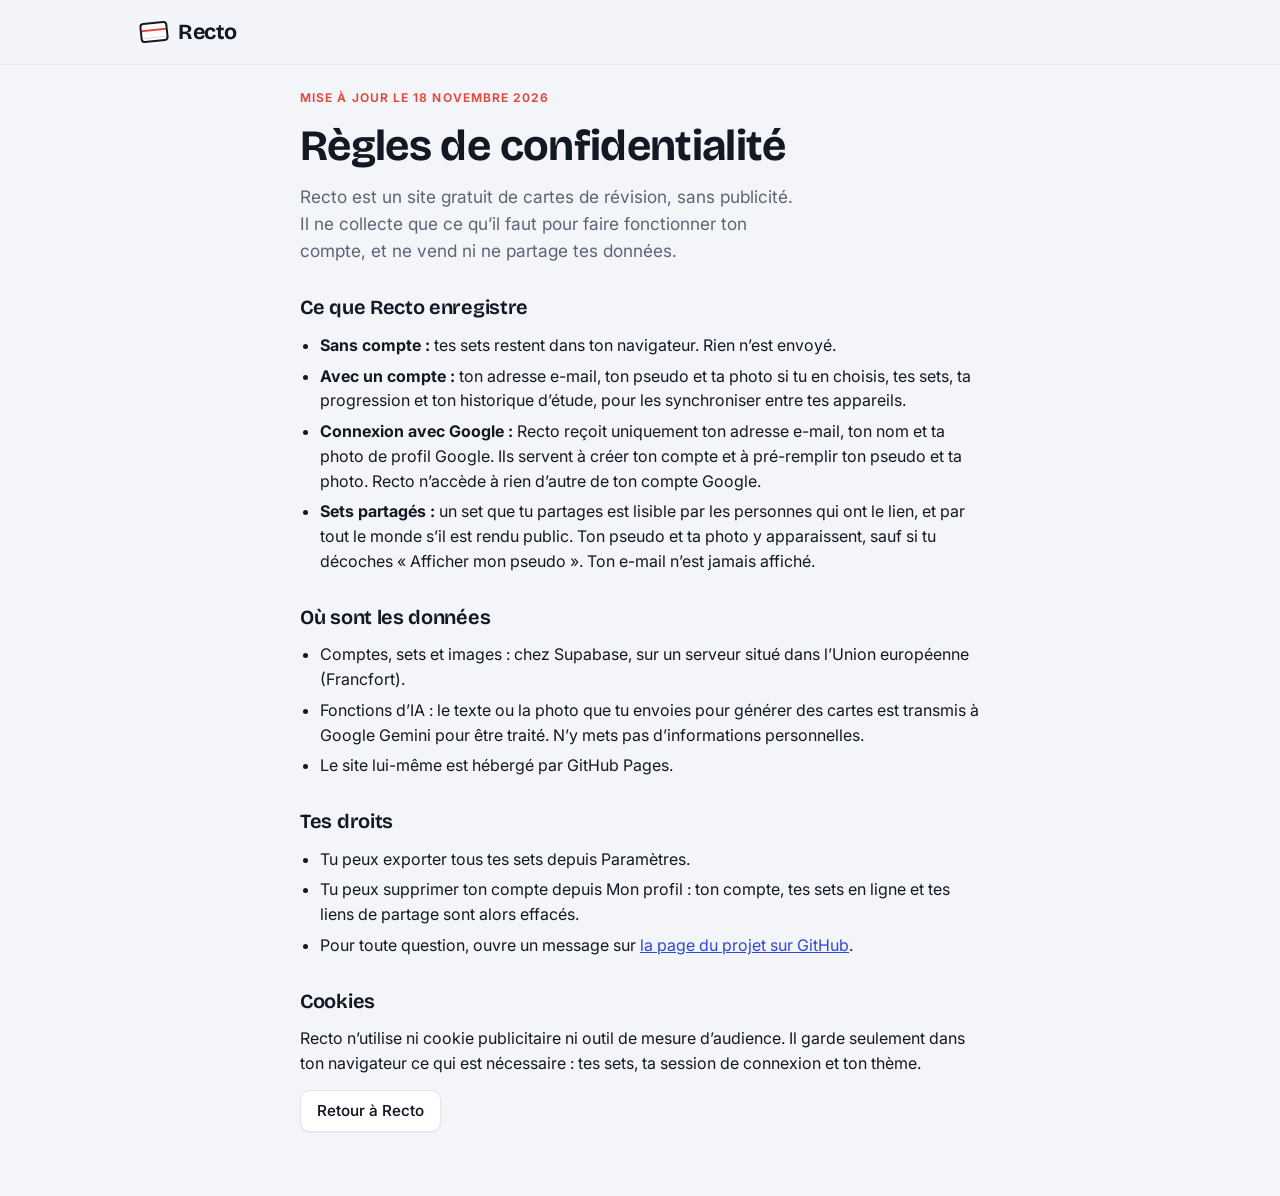
<file: confidentialite.html>
<!doctype html>
<html lang="fr">
<head>
  <meta charset="utf-8">
  <meta name="viewport" content="width=device-width,initial-scale=1,viewport-fit=cover">
  <title>Confidentialité · Recto</title>
  <link rel="stylesheet" href="https://fonts.googleapis.com/css2?family=Bricolage+Grotesque:opsz,wght@12..96,500..700&family=Inter:wght@400;500;600&display=swap">
  <link rel="stylesheet" href="style.css?v=18">
  <style>
    .legal { max-width: 720px; display: flex; flex-direction: column; gap: 14px; }
    .legal h2 { margin-top: 18px; }
    .legal ul { margin: 0; padding-left: 20px; display: flex; flex-direction: column; gap: 6px; }
  </style>
</head>
<body>
  <header class="topbar"><div class="bar"><a class="brand" href="./"><span class="brand-mark" aria-hidden="true"></span>Recto</a></div></header>
  <main class="legal">
    <p class="eyebrow">Mise à jour le 18 novembre 2026</p>
    <h1>Règles de confidentialité</h1>
    <p class="lead">Recto est un site gratuit de cartes de révision, sans publicité. Il ne collecte que ce qu’il faut pour faire fonctionner ton compte, et ne vend ni ne partage tes données.</p>

    <h2>Ce que Recto enregistre</h2>
    <ul>
      <li><strong>Sans compte :</strong> tes sets restent dans ton navigateur. Rien n’est envoyé.</li>
      <li><strong>Avec un compte :</strong> ton adresse e-mail, ton pseudo et ta photo si tu en choisis, tes sets, ta progression et ton historique d’étude, pour les synchroniser entre tes appareils.</li>
      <li><strong>Connexion avec Google :</strong> Recto reçoit uniquement ton adresse e-mail, ton nom et ta photo de profil Google. Ils servent à créer ton compte et à pré-remplir ton pseudo et ta photo. Recto n’accède à rien d’autre de ton compte Google.</li>
      <li><strong>Sets partagés :</strong> un set que tu partages est lisible par les personnes qui ont le lien, et par tout le monde s’il est rendu public. Ton pseudo et ta photo y apparaissent, sauf si tu décoches « Afficher mon pseudo ». Ton e-mail n’est jamais affiché.</li>
    </ul>

    <h2>Où sont les données</h2>
    <ul>
      <li>Comptes, sets et images : chez Supabase, sur un serveur situé dans l’Union européenne (Francfort).</li>
      <li>Fonctions d’IA : le texte ou la photo que tu envoies pour générer des cartes est transmis à Google Gemini pour être traité. N’y mets pas d’informations personnelles.</li>
      <li>Le site lui-même est hébergé par GitHub Pages.</li>
    </ul>

    <h2>Tes droits</h2>
    <ul>
      <li>Tu peux exporter tous tes sets depuis Paramètres.</li>
      <li>Tu peux supprimer ton compte depuis Mon profil : ton compte, tes sets en ligne et tes liens de partage sont alors effacés.</li>
      <li>Pour toute question, ouvre un message sur <a href="https://github.com/WavyLlama/recto/issues">la page du projet sur GitHub</a>.</li>
    </ul>

    <h2>Cookies</h2>
    <p>Recto n’utilise ni cookie publicitaire ni outil de mesure d’audience. Il garde seulement dans ton navigateur ce qui est nécessaire : tes sets, ta session de connexion et ton thème.</p>

    <p><a class="btn" href="./">Retour à Recto</a></p>
  </main>
</body>
</html>
</file>
<file: style.css>
/* Layout: sticky top bar; home and deck pages use a 1040px column, study screens a focused 760px one.
   Motif: the ruled index card (fiche bristol) with its red header line. */
:root {
  --bg: #f3f5f9;
  --surface: #ffffff;
  --surface-2: #f8f9fc;
  --ink: #141824;
  --muted: #5d6475;
  --line: #e2e6ee;
  --accent: #3048d6;
  --accent-ink: #ffffff;
  --accent-soft: #eaeefe;
  --margin: #e0483e;
  --rule: #d4e0f3;
  --ok: #1f8a4c;
  --ok-soft: #e5f4ea;
  --warn: #d98613;
  --ko: #c23a31;
  --ko-soft: #fcebea;
  --t0: #3048d6; --t1: #e0483e; --t2: #1f9d6b; --t3: #e08a1e; --t4: #8a4fd8; --t5: #0f97b5;
  --shadow-sm: 0 1px 2px rgb(20 24 36 / 6%);
  --shadow: 0 1px 2px rgb(20 24 36 / 5%), 0 10px 30px -10px rgb(20 24 36 / 16%);
  --font-display: "Bricolage Grotesque", "Avenir Next", system-ui, sans-serif;
  --font-body: Inter, system-ui, -apple-system, "Segoe UI", sans-serif;
  --radius: 14px;
  color-scheme: light;
}
@media (prefers-color-scheme: dark) {
  :root:not([data-theme="light"]) {
    --bg: #0f1116; --surface: #181b22; --surface-2: #1d2029; --ink: #e9ebf0; --muted: #9aa1b0; --line: #2a2f3a;
    --accent: #8ea6ff; --accent-ink: #0d1020; --accent-soft: #222a45; --margin: #ef6b62; --rule: #283350;
    --ok: #63cf87; --ok-soft: #16301f; --warn: #f2b25a; --ko: #f08a84; --ko-soft: #3a1c1b;
    --t0: #8ea6ff; --t1: #f07a72; --t2: #4fd19b; --t3: #f2b25a; --t4: #b88cf5; --t5: #4cc9e4;
    --shadow-sm: 0 1px 2px rgb(0 0 0 / 40%);
    --shadow: 0 1px 2px rgb(0 0 0 / 40%), 0 12px 30px -12px rgb(0 0 0 / 60%);
    color-scheme: dark;
  }
}
:root[data-theme="dark"] {
  --bg: #0f1116; --surface: #181b22; --surface-2: #1d2029; --ink: #e9ebf0; --muted: #9aa1b0; --line: #2a2f3a;
  --accent: #8ea6ff; --accent-ink: #0d1020; --accent-soft: #222a45; --margin: #ef6b62; --rule: #283350;
  --ok: #63cf87; --ok-soft: #16301f; --warn: #f2b25a; --ko: #f08a84; --ko-soft: #3a1c1b;
  --t0: #8ea6ff; --t1: #f07a72; --t2: #4fd19b; --t3: #f2b25a; --t4: #b88cf5; --t5: #4cc9e4;
  --shadow-sm: 0 1px 2px rgb(0 0 0 / 40%);
  --shadow: 0 1px 2px rgb(0 0 0 / 40%), 0 12px 30px -12px rgb(0 0 0 / 60%);
  color-scheme: dark;
}

*, *::before, *::after { box-sizing: border-box; }
html { -webkit-text-size-adjust: 100%; }
body {
  margin: 0; min-height: 100vh; display: flex; flex-direction: column;
  background: var(--bg); color: var(--ink);
  font: 16px/1.55 var(--font-body);
  padding-bottom: env(safe-area-inset-bottom, 0px);
}
h1, h2, h3 { font-family: var(--font-display); line-height: 1.12; text-wrap: balance; margin: 0; letter-spacing: -0.015em; }
h1 { font-size: clamp(1.8rem, 4.2vw, 2.7rem); font-weight: 700; }
h2 { font-size: 1.25rem; font-weight: 650; }
p { margin: 0; }
a { color: var(--accent); }
.muted { color: var(--muted); }
.small { font-size: 0.875rem; }
.sr { position: absolute; width: 1px; height: 1px; overflow: hidden; clip: rect(0 0 0 0); white-space: nowrap; }
[hidden] { display: none !important; }
:focus-visible { outline: 2px solid var(--accent); outline-offset: 2px; }
kbd { font: 600 0.72rem/1 var(--font-body); border: 1px solid var(--line); border-bottom-width: 2px; border-radius: 5px; padding: 3px 6px; color: var(--muted); background: var(--surface); }
.ic { flex: none; }

/* ---------- top bar */
.topbar {
  position: sticky; top: 0; z-index: 20;
  padding-top: env(safe-area-inset-top, 0px);
  background: color-mix(in srgb, var(--bg) 82%, transparent);
  backdrop-filter: saturate(1.4) blur(12px); -webkit-backdrop-filter: saturate(1.4) blur(12px);
  border-bottom: 1px solid var(--line);
}
.bar, main, .foot {
  width: 100%; max-width: 1040px; margin: 0 auto;
  padding-left: max(20px, env(safe-area-inset-left, 0px));
  padding-right: max(20px, env(safe-area-inset-right, 0px));
}
.bar { display: flex; align-items: center; gap: 20px; height: 64px; }
.brand { display: flex; align-items: center; gap: 10px; font: 700 1.35rem var(--font-display); color: var(--ink); text-decoration: none; letter-spacing: -0.02em; }
.brand-mark {
  width: 28px; height: 20px; border-radius: 4px; border: 2px solid var(--ink); transform: rotate(-6deg);
  background: linear-gradient(var(--margin), var(--margin)) 0 5px / 100% 2px no-repeat,
    repeating-linear-gradient(transparent 0 4px, var(--rule) 4px 5px) 0 9px / 100% 100% no-repeat, var(--surface);
}
.nav { display: flex; gap: 4px; margin-right: auto; }
.nav a { padding: 7px 12px; border-radius: 999px; color: var(--muted); text-decoration: none; font-weight: 500; font-size: 0.95rem; }
.nav a:hover { color: var(--ink); background: var(--surface); }
.nav a[aria-current="page"] { color: var(--ink); background: var(--surface); box-shadow: var(--shadow-sm); }
.sync { font-size: 0.85rem; font-weight: 500; text-decoration: none; color: var(--muted); border: 1px solid var(--line); background: var(--surface); border-radius: 999px; padding: 6px 12px; display: inline-flex; align-items: center; gap: 8px; white-space: nowrap; }
.sync::before { content: ""; width: 8px; height: 8px; border-radius: 50%; background: var(--line); }
.sync[data-state="idle"]::before { background: var(--ok); box-shadow: 0 0 0 3px var(--ok-soft); }
.sync[data-state="syncing"]::before, .sync[data-state="loading"]::before { background: var(--accent); }
.sync[data-state="error"]::before { background: var(--ko); }
.sync[data-state="signedout"] { color: var(--accent); border-color: var(--accent); }
@media (max-width: 560px) {
  .bar { gap: 10px; }
  .nav a[data-nav="home"] { display: none; }
}

main { flex: 1; display: flex; flex-direction: column; gap: 22px; padding-block: 24px 64px; max-width: 760px; }
main.wide { max-width: 1040px; gap: 28px; }
.foot { padding-block: 24px 32px; color: var(--muted); font-size: 0.85rem; text-align: center; border-top: 1px solid var(--line); max-width: none; }

/* ---------- buttons */
.btn {
  display: inline-flex; align-items: center; justify-content: center; gap: 8px;
  min-height: 42px; padding: 8px 16px; border-radius: 10px;
  border: 1px solid var(--line); background: var(--surface); color: var(--ink);
  font: 550 0.95rem var(--font-body); text-decoration: none; cursor: pointer;
  box-shadow: var(--shadow-sm); transition: border-color 0.15s, transform 0.15s, filter 0.15s;
}
.btn:hover:not(:disabled) { border-color: color-mix(in srgb, var(--ink) 30%, var(--line)); }
.btn:active:not(:disabled) { transform: translateY(1px); }
.btn:disabled { opacity: 0.4; cursor: default; }
.btn.primary { background: var(--accent); border-color: var(--accent); color: var(--accent-ink); }
.btn.primary:hover:not(:disabled) { filter: brightness(1.08); border-color: var(--accent); }
.btn.ghost { background: transparent; border-color: transparent; color: var(--muted); box-shadow: none; }
.btn.ghost:hover { color: var(--ink); background: var(--surface); }
.btn.danger { background: var(--ko); border-color: var(--ko); color: #fff; }
.btn.lg { min-height: 50px; padding: 10px 22px; font-size: 1rem; border-radius: 12px; }
.btn.round { width: 46px; padding: 0; }
.btn.wide { width: 100%; }
.actions { display: flex; flex-wrap: wrap; gap: 10px; align-items: center; }

.back-link { display: inline-flex; align-items: center; gap: 4px; color: var(--muted); text-decoration: none; font-size: 0.92rem; font-weight: 500; align-self: flex-start; margin-left: -4px; }
.back-link:hover { color: var(--ink); }
.eyebrow { font-size: 0.75rem; font-weight: 650; letter-spacing: 0.09em; text-transform: uppercase; color: var(--margin); }
.row-head { display: flex; align-items: center; justify-content: space-between; gap: 12px; flex-wrap: wrap; }
.row-head h2 { display: flex; align-items: center; gap: 10px; }
.pill { font: 600 0.8rem var(--font-body); color: var(--muted); background: var(--surface); border: 1px solid var(--line); border-radius: 999px; padding: 1px 9px; letter-spacing: 0; }
.empty { color: var(--muted); padding: 28px; border: 1.5px dashed var(--line); border-radius: var(--radius); text-align: center; background: var(--surface-2); }

/* ---------- home */
.hero {
  display: grid; grid-template-columns: minmax(0, 1.35fr) minmax(0, 1fr); gap: 32px; align-items: center;
  padding: clamp(24px, 5vw, 48px); border-radius: 22px; background: var(--surface); box-shadow: var(--shadow);
  background-image: radial-gradient(var(--line) 1px, transparent 1.2px); background-size: 20px 20px; background-position: -10px -10px;
  border: 1px solid var(--line); overflow: hidden;
}
.hero-text { display: flex; flex-direction: column; gap: 14px; min-width: 0; }
.lead { color: var(--muted); font-size: 1.08rem; max-width: 46ch; }
.hero .actions { margin-top: 8px; }
.stack { position: relative; height: 230px; }
.sheet {
  position: absolute; inset: 24px 8px 18px; border-radius: 8px; box-shadow: var(--shadow);
  background:
    linear-gradient(var(--margin), var(--margin)) 0 40px / 100% 2px no-repeat,
    repeating-linear-gradient(transparent 0 25px, var(--rule) 25px 26px) 0 42px / 100% calc(100% - 42px) no-repeat,
    var(--surface);
  border: 1px solid var(--line);
}
.sheet.s3 { transform: rotate(-9deg) translate(-14px, 8px); opacity: 0.7; }
.sheet.s2 { transform: rotate(5deg) translate(12px, -4px); opacity: 0.85; }
.sheet.s1 { transform: rotate(-2deg); display: flex; flex-direction: column; animation: settle 0.7s cubic-bezier(.2, .8, .2, 1) both; }
.sheet-label { height: 40px; padding: 12px 16px 0; font-size: 0.7rem; font-weight: 650; letter-spacing: 0.09em; text-transform: uppercase; color: var(--muted); }
.sheet-text { flex: 1; display: grid; place-items: center; padding: 8px 20px 16px; text-align: center; font: 650 clamp(1.2rem, 2.6vw, 1.7rem)/1.25 var(--font-display); overflow: hidden; overflow-wrap: anywhere; }
@keyframes settle { from { transform: rotate(-10deg) translateY(16px); } }
@media (prefers-reduced-motion: reduce) { .sheet.s1 { animation: none; } }
@media (max-width: 720px) {
  .hero { grid-template-columns: 1fr; }
  .stack { display: none; }
}

.stats { display: grid; grid-template-columns: repeat(3, minmax(0, 1fr)); gap: 14px; }
.stat { display: flex; flex-direction: column; gap: 2px; padding: 18px 20px; background: var(--surface); border: 1px solid var(--line); border-radius: var(--radius); }
.stat-num { font: 700 2rem/1.1 var(--font-display); font-variant-numeric: tabular-nums; }
.stat-num small { font-size: 1rem; color: var(--muted); font-weight: 600; }
.stat-label { color: var(--muted); font-size: 0.9rem; }
.stat:first-child .stat-num { color: var(--accent); }
@media (max-width: 480px) { .stats { gap: 8px; } .stat { padding: 14px; } .stat-num { font-size: 1.5rem; } .stat-label { font-size: 0.8rem; } }

.search { position: relative; display: flex; align-items: center; color: var(--muted); }
.search .ic { position: absolute; left: 12px; pointer-events: none; }
.search input { padding-left: 38px; width: min(260px, 60vw); border-radius: 999px; min-height: 40px; }

.decks { list-style: none; margin: 0; padding: 0; display: grid; grid-template-columns: repeat(auto-fill, minmax(250px, 1fr)); gap: 16px; }
.decks li { display: flex; }
.deck {
  --t: var(--t0);
  flex: 1; display: flex; flex-direction: column; gap: 10px; padding: 18px 18px 16px;
  background: var(--surface); border: 1px solid var(--line); border-top: 4px solid var(--t); border-radius: var(--radius);
  text-decoration: none; color: var(--ink); box-shadow: var(--shadow-sm);
  transition: transform 0.18s, box-shadow 0.18s, border-color 0.18s;
}
a.deck:hover { transform: translateY(-3px); box-shadow: var(--shadow); }
.deck-top { display: flex; align-items: flex-start; justify-content: space-between; gap: 10px; }
.deck-title { font: 650 1.12rem/1.25 var(--font-display); overflow-wrap: anywhere; }
.deck-meta { color: var(--muted); font-size: 0.85rem; margin-top: auto; }
.badge { flex: none; font-size: 0.75rem; font-weight: 650; color: var(--t); background: color-mix(in srgb, var(--t) 13%, var(--surface)); padding: 3px 9px; border-radius: 999px; white-space: nowrap; }
.deck-new { flex: 1; min-height: 140px; align-items: center; justify-content: center; flex-direction: row; gap: 8px; border: 1.5px dashed var(--line); background: transparent; box-shadow: none; color: var(--muted); font: 550 1rem var(--font-body); cursor: pointer; }
.deck-new:hover { color: var(--accent); border-color: var(--accent); background: var(--accent-soft); }
.c0 { --t: var(--t0); } .c1 { --t: var(--t1); } .c2 { --t: var(--t2); } .c3 { --t: var(--t3); } .c4 { --t: var(--t4); } .c5 { --t: var(--t5); }

.meter { --t: inherit; display: flex; height: 6px; border-radius: 99px; background: var(--line); overflow: hidden; }
.meter span { display: block; height: 100%; }
.m-done { background: var(--t, var(--accent)); }
.m-learn { background: color-mix(in srgb, var(--t, var(--accent)) 35%, transparent); }

.backup { display: flex; flex-wrap: wrap; align-items: center; justify-content: space-between; gap: 16px; padding: 20px 24px; background: var(--surface-2); border: 1px solid var(--line); border-radius: var(--radius); }
.backup > div:first-child { display: flex; flex-direction: column; gap: 4px; }
.backup h2 { font-size: 1.05rem; }

/* ---------- deck page */
.deck-hero {
  display: flex; flex-wrap: wrap; align-items: flex-end; justify-content: space-between; gap: 24px;
  padding: 28px clamp(20px, 4vw, 36px); background: var(--surface); border: 1px solid var(--line); border-radius: 22px; box-shadow: var(--shadow);
  border-left: 8px solid var(--t);
}
.deck-hero .eyebrow { color: var(--t); }
.deck-hero-text { display: flex; flex-direction: column; gap: 10px; min-width: 0; flex: 1 1 340px; }
.deck-hero h1 { overflow-wrap: anywhere; }
.deck-progress { display: flex; flex-direction: column; gap: 8px; max-width: 460px; margin-top: 4px; }
.deck-progress .meter { height: 8px; }
.deck-progress strong { color: var(--ink); }

.modes { display: grid; grid-template-columns: repeat(auto-fit, minmax(280px, 1fr)); gap: 14px; }
.mode {
  display: flex; align-items: center; gap: 16px; padding: 18px; min-width: 0;
  background: var(--surface); border: 1px solid var(--line); border-radius: var(--radius);
  text-decoration: none; color: var(--ink); box-shadow: var(--shadow-sm);
  transition: transform 0.18s, box-shadow 0.18s, border-color 0.18s;
}
.mode:hover { transform: translateY(-2px); box-shadow: var(--shadow); border-color: color-mix(in srgb, var(--accent) 40%, var(--line)); }
.mode-ic { flex: none; display: grid; place-items: center; width: 48px; height: 48px; border-radius: 12px; background: var(--accent-soft); color: var(--accent); }
.mode-ic .ic { width: 24px; height: 24px; }
.mode-text { display: flex; flex-direction: column; gap: 2px; min-width: 0; flex: 1; }
.mode-text strong { font: 650 1.1rem var(--font-display); }
.mode-text span { color: var(--muted); font-size: 0.9rem; }
.chev { color: var(--muted); transition: transform 0.18s; }
.mode:hover .chev { transform: translateX(3px); color: var(--accent); }

.legend { display: flex; align-items: center; gap: 6px; flex-wrap: wrap; }
.legend .dot { margin-left: 8px; }
.dot { display: inline-block; width: 9px; height: 9px; border-radius: 50%; flex: none; }
.dot.d-done { background: var(--ok); }
.dot.d-learn { background: var(--warn); }
.dot.d-new { background: var(--line); border: 1px solid color-mix(in srgb, var(--muted) 40%, var(--line)); }
.card-list { margin: 0; padding: 0; list-style: none; border: 1px solid var(--line); border-radius: var(--radius); background: var(--surface); overflow: hidden; }
.card-list li { display: grid; grid-template-columns: 9px minmax(0, 1fr) minmax(0, 2fr); gap: 18px; align-items: baseline; padding: 14px 20px; border-top: 1px solid var(--line); overflow-wrap: anywhere; }
.card-list li:first-child { border-top: 0; }
.card-list li:nth-child(even) { background: var(--surface-2); }
.cl-term { font-weight: 600; }
.cl-def { color: var(--muted); white-space: pre-wrap; }
.danger-zone { display: flex; flex-direction: column; gap: 10px; align-items: flex-start; }
@media (max-width: 560px) {
  .card-list li { grid-template-columns: 9px minmax(0, 1fr); gap: 4px 12px; }
  .card-list .cl-def { grid-column: 2; }
}

/* ---------- edit */
.edit-bar { display: flex; align-items: center; justify-content: space-between; gap: 12px; }
.edit-head { display: flex; flex-direction: column; gap: 6px; }
.field-label, .panel label { font-size: 0.85rem; font-weight: 600; color: var(--muted); }
input, textarea {
  width: 100%; font: inherit; color: var(--ink); background: var(--surface);
  border: 1px solid var(--line); border-radius: 10px; padding: 10px 12px;
  transition: border-color 0.15s, box-shadow 0.15s;
}
textarea { resize: vertical; }
input:focus, textarea:focus { outline: none; border-color: var(--accent); box-shadow: 0 0 0 4px var(--accent-soft); }
.title-input { font: 700 1.6rem var(--font-display); padding: 12px 14px; letter-spacing: -0.01em; }
.bulk { background: var(--surface); border: 1px solid var(--line); border-radius: var(--radius); padding: 14px 18px; }
.bulk summary { cursor: pointer; font-weight: 600; display: flex; align-items: center; gap: 10px; list-style: none; }
.bulk summary::-webkit-details-marker { display: none; }
.bulk summary .ic { color: var(--accent); }
.bulk[open] > * + * { margin-top: 12px; }
.edit-cols { display: grid; grid-template-columns: 28px minmax(0, 1fr) minmax(0, 1.6fr) 40px; gap: 10px; font-size: 0.75rem; font-weight: 650; letter-spacing: 0.08em; text-transform: uppercase; color: var(--muted); margin-bottom: -12px; }
.edit-list { list-style: none; margin: 0; padding: 0; display: flex; flex-direction: column; gap: 10px; }
.edit-list li { display: grid; grid-template-columns: 28px minmax(0, 1fr) minmax(0, 1.6fr) 40px; gap: 10px; align-items: start; }
.edit-list .num { color: var(--muted); font-size: 0.8rem; padding-top: 12px; text-align: right; font-variant-numeric: tabular-nums; }
.edit-list textarea { resize: none; overflow: hidden; min-height: 46px; }
.icon-btn { display: grid; place-items: center; width: 40px; height: 46px; border: 0; background: none; color: var(--muted); cursor: pointer; border-radius: 10px; }
.icon-btn:hover { color: var(--ko); background: var(--ko-soft); }
.add-card { display: flex; align-items: center; justify-content: center; gap: 8px; min-height: 56px; border: 1.5px dashed var(--line); border-radius: var(--radius); background: transparent; color: var(--muted); font: 550 1rem var(--font-body); cursor: pointer; }
.add-card:hover { color: var(--accent); border-color: var(--accent); background: var(--accent-soft); }
@media (max-width: 560px) {
  .edit-cols { display: none; }
  .edit-list li { grid-template-columns: minmax(0, 1fr) 40px; padding: 10px; background: var(--surface); border: 1px solid var(--line); border-radius: var(--radius); }
  .edit-list .num { display: none; }
  .edit-list li textarea:nth-of-type(2) { grid-column: 1; }
  .edit-list .icon-btn { grid-column: 2; grid-row: 1; }
}

/* ---------- study */
.study-head { display: flex; align-items: baseline; justify-content: space-between; gap: 12px; }
.mode-title { font-size: 1.6rem; }
.count { color: var(--muted); font-variant-numeric: tabular-nums; font-size: 0.95rem; font-weight: 500; }
.timer { font: 700 1.5rem var(--font-display); color: var(--ink); font-variant-numeric: tabular-nums; }
.hint { color: var(--muted); font-size: 0.85rem; text-align: center; }
@media (hover: none) { .hint { display: none; } }

.flash { display: block; width: 100%; height: clamp(240px, 46vw, 360px); padding: 0; border: 0; background: none; color: inherit; font: inherit; cursor: pointer; perspective: 1400px; text-align: center; }
.flash .inner { position: relative; display: block; width: 100%; height: 100%; transform-style: preserve-3d; transition: transform 0.5s cubic-bezier(.3, .7, .2, 1); }
.flash.flipped .inner { transform: rotateY(180deg); }
.face {
  position: absolute; inset: 0; display: flex; flex-direction: column; overflow: auto;
  backface-visibility: hidden; -webkit-backface-visibility: hidden;
  border-radius: 10px; box-shadow: var(--shadow); border: 1px solid var(--line);
  background:
    linear-gradient(var(--margin), var(--margin)) 0 48px / 100% 2px no-repeat,
    repeating-linear-gradient(to bottom, transparent 0 31px, var(--rule) 31px 32px) 0 50px / 100% calc(100% - 50px) no-repeat,
    var(--surface);
}
.face.back { transform: rotateY(180deg); }
.side-label { text-align: left; padding: 15px 22px 0; height: 48px; font-size: 0.72rem; font-weight: 650; letter-spacing: 0.09em; text-transform: uppercase; color: var(--muted); }
.face-text { flex: 1; display: flex; align-items: center; justify-content: center; padding: 16px 28px 28px; font: 650 clamp(1.3rem, 3.4vw, 2rem)/1.3 var(--font-display); overflow-wrap: anywhere; white-space: pre-wrap; }
.flash:hover .face { border-color: color-mix(in srgb, var(--accent) 35%, var(--line)); }
.flash.static { cursor: default; height: auto; min-height: 230px; display: flex; }
.flash.static .face { position: relative; flex: 1; }
.controls { display: flex; flex-wrap: wrap; justify-content: center; gap: 8px; }
@media (prefers-reduced-motion: reduce) { .flash .inner { transition: none; } }

.progress { height: 8px; border-radius: 99px; background: var(--line); overflow: hidden; }
.progress.thin { height: 4px; }
.progress span { display: block; height: 100%; background: var(--accent); border-radius: 99px; transition: width 0.3s; }
.question { display: flex; flex-direction: column; gap: 16px; padding: clamp(20px, 4vw, 32px); background: var(--surface); border: 1px solid var(--line); border-radius: var(--radius); box-shadow: var(--shadow); }
.q-label { font-size: 0.75rem; font-weight: 650; letter-spacing: 0.09em; text-transform: uppercase; color: var(--muted); }
.prompt { font: 650 clamp(1.3rem, 3vw, 1.75rem)/1.3 var(--font-display); overflow-wrap: anywhere; white-space: pre-wrap; }
.prompt.sm { font-size: 1.12rem; }
.options { display: grid; grid-template-columns: repeat(auto-fit, minmax(240px, 1fr)); gap: 10px; }
.option {
  display: flex; align-items: flex-start; gap: 12px; text-align: left; padding: 14px 16px; min-height: 58px;
  border: 1px solid var(--line); border-radius: 12px; background: var(--surface-2); color: var(--ink);
  font: inherit; cursor: pointer; overflow-wrap: anywhere; transition: border-color 0.15s, background 0.15s;
}
.option:hover:not(:disabled) { border-color: var(--accent); background: var(--accent-soft); }
.option:disabled { cursor: default; }
.option.right { border-color: var(--ok); background: var(--ok-soft); }
.option.wrong { border-color: var(--ko); background: var(--ko-soft); }
.feedback { display: flex; flex-direction: column; gap: 12px; padding: 14px 16px; border-radius: 12px; border-left: 4px solid; }
.feedback.ok { border-color: var(--ok); background: var(--ok-soft); }
.feedback.ko { border-color: var(--ko); background: var(--ko-soft); }
.expected { font-weight: 650; }
.done { display: flex; flex-direction: column; gap: 12px; align-items: flex-start; padding: 32px; background: var(--surface); border: 1px solid var(--line); border-radius: var(--radius); box-shadow: var(--shadow); border-top: 4px solid var(--ok); }
.done h2 { font-size: 2rem; }

.test { display: flex; flex-direction: column; gap: 14px; }
.tq { display: flex; flex-direction: column; gap: 10px; margin: 0; padding: 20px; background: var(--surface); border: 1px solid var(--line); border-radius: var(--radius); min-width: 0; }
.tq legend { float: left; width: 100%; padding: 0; font-size: 0.85rem; font-weight: 600; color: var(--muted); display: flex; gap: 10px; align-items: center; }
.tq legend + * { clear: both; }
.tq .num { display: inline-grid; place-items: center; width: 26px; height: 26px; border-radius: 50%; background: var(--bg); font-variant-numeric: tabular-nums; font-size: 0.8rem; }
.tq.ok { border-color: var(--ok); }
.tq.ko { border-color: var(--ko); }
.tq.ok .num { background: var(--ok); color: #fff; }
.tq.ko .num { background: var(--ko); color: #fff; }
.choice { display: flex; gap: 10px; align-items: flex-start; padding: 11px 13px; border: 1px solid var(--line); border-radius: 10px; cursor: pointer; overflow-wrap: anywhere; background: var(--surface-2); }
.choice input { width: auto; margin-top: 4px; accent-color: var(--accent); }
.choice:has(input:checked) { border-color: var(--accent); background: var(--accent-soft); }
.tf { display: grid; grid-template-columns: 1fr 1fr; gap: 10px; }
.expected-line { color: var(--ko); font-weight: 550; }
.score { display: flex; align-items: baseline; gap: 14px; padding: 22px 26px; background: var(--surface); border: 1px solid var(--line); border-radius: var(--radius); box-shadow: var(--shadow); border-top: 4px solid var(--margin); }
.score strong { font: 700 2.4rem var(--font-display); }
.score span { color: var(--muted); font-size: 1.1rem; }

.match-grid { display: grid; grid-template-columns: repeat(auto-fill, minmax(160px, 1fr)); gap: 10px; }
.tile {
  min-height: 96px; padding: 12px; border: 1px solid var(--line); border-radius: 12px;
  background: var(--surface); color: var(--ink); font: 550 0.95rem/1.35 var(--font-body); box-shadow: var(--shadow-sm);
  cursor: pointer; overflow-wrap: anywhere; transition: opacity 0.25s, transform 0.15s, border-color 0.15s;
}
.tile:hover { border-color: var(--accent); transform: translateY(-2px); }
.tile.sel { border-color: var(--accent); background: var(--accent-soft); box-shadow: 0 0 0 2px var(--accent); }
.tile.wrong { border-color: var(--ko); background: var(--ko-soft); animation: shake 0.35s; }
.tile.gone { opacity: 0; transform: scale(0.92); pointer-events: none; }
@keyframes shake { 25% { transform: translateX(-4px); } 75% { transform: translateX(4px); } }
@media (prefers-reduced-motion: reduce) { .tile { transition: none; } .tile.wrong { animation: none; } }
@media (max-width: 420px) { .match-grid { grid-template-columns: 1fr 1fr; } }

#answer { display: flex; flex-direction: column; gap: 14px; }
.answer-text { padding: 20px 22px; background: var(--surface); border: 1px solid var(--line); border-left: 4px solid var(--accent); border-radius: 12px; font: 650 1.25rem/1.4 var(--font-display); overflow-wrap: anywhere; white-space: pre-wrap; }
.grades { display: grid; grid-template-columns: repeat(4, minmax(0, 1fr)); gap: 8px; }
.grade { flex-direction: column; gap: 2px; padding: 10px 6px; min-height: 64px; }
.grade small { color: var(--muted); font-size: 0.78rem; font-weight: 500; }
.grade.g0 { border-color: color-mix(in srgb, var(--ko) 55%, var(--line)); }
.grade.g2 { border-color: color-mix(in srgb, var(--ok) 60%, var(--line)); }
@media (max-width: 480px) { .grades { grid-template-columns: 1fr 1fr; } .grade kbd { display: none; } }

.panel { display: flex; flex-direction: column; gap: 12px; padding: 28px; background: var(--surface); border: 1px solid var(--line); border-radius: var(--radius); box-shadow: var(--shadow); max-width: 480px; }
.form-error { color: var(--ko); font-size: 0.9rem; min-height: 1.2em; }

#toast {
  position: fixed; left: 50%; transform: translateX(-50%);
  bottom: calc(20px + env(safe-area-inset-bottom, 0px));
  max-width: calc(100% - 32px); padding: 11px 18px; border-radius: 12px;
  background: var(--ink); color: var(--bg); font-size: 0.92rem; font-weight: 500; box-shadow: var(--shadow); z-index: 30;
}

/* ---------- accounts */
.announce { background: var(--accent); color: var(--accent-ink); text-align: center; font-weight: 550; font-size: 0.92rem; padding: 10px max(20px, env(safe-area-inset-left, 0px)); overflow-wrap: anywhere; }
.invite { display: flex; flex-wrap: wrap; align-items: center; justify-content: space-between; gap: 16px; padding: 18px 22px; border-radius: var(--radius); background: var(--accent-soft); border: 1px solid color-mix(in srgb, var(--accent) 25%, var(--line)); }
.invite > div:first-child { display: flex; flex-direction: column; gap: 2px; min-width: 0; }
.auth-wrap { display: grid; grid-template-columns: minmax(0, 1fr) minmax(0, 460px); gap: 48px; align-items: center; }
.auth-wrap .panel { max-width: none; }
.auth-side { position: relative; height: 320px; }
.sheet.a3 { transform: rotate(-10deg) translate(-10px, 12px); opacity: 0.7; }
.sheet.a2 { transform: rotate(6deg) translate(14px, -6px); opacity: 0.85; }
.sheet.a1 { transform: rotate(-3deg); display: flex; flex-direction: column; }
@media (max-width: 820px) { .auth-wrap { grid-template-columns: 1fr; } .auth-side { display: none; } }
.tabs { display: grid; grid-template-columns: 1fr 1fr; padding: 4px; background: var(--bg); border-radius: 12px; margin-bottom: 8px; }
.tabs button { border: 0; background: none; padding: 9px; border-radius: 9px; font: 550 0.95rem var(--font-body); color: var(--muted); cursor: pointer; }
.tabs button[aria-selected="true"] { background: var(--surface); color: var(--ink); box-shadow: var(--shadow-sm); }
.link-btn { align-self: flex-start; border: 0; background: none; padding: 0; color: var(--accent); font: 500 0.88rem var(--font-body); cursor: pointer; }
.link-btn:hover { text-decoration: underline; }
.panel .btn.lg { width: 100%; }
.panel .actions .btn.lg { width: auto; }
.sync-box { display: flex; gap: 12px; align-items: flex-start; padding: 14px 16px; border-radius: 12px; background: var(--surface-2); border: 1px solid var(--line); }
.sync-dot { flex: none; width: 10px; height: 10px; margin-top: 7px; border-radius: 50%; background: var(--line); }
.sync-dot[data-state="idle"] { background: var(--ok); }
.sync-dot[data-state="syncing"] { background: var(--accent); }
.sync-dot[data-state="error"] { background: var(--ko); }
.badge-inline { display: inline-block; font-size: 0.72rem; font-weight: 650; letter-spacing: 0.04em; color: var(--accent); background: var(--accent-soft); border-radius: 999px; padding: 2px 8px; vertical-align: middle; }
.small-btn { min-height: 34px; font-size: 0.85rem; padding: 4px 8px; margin-left: -8px; }

/* ---------- admin */
.admin { display: flex; flex-direction: column; gap: 24px; }
.stats.five { grid-template-columns: repeat(auto-fit, minmax(150px, 1fr)); }
.admin-settings { max-width: none; }
.switch { display: flex; gap: 12px; align-items: flex-start; padding: 14px 16px; border: 1px solid var(--line); border-radius: 12px; cursor: pointer; }
.switch input { width: 20px; height: 20px; margin-top: 2px; accent-color: var(--accent); flex: none; }
.switch > span { display: flex; flex-direction: column; gap: 2px; color: var(--ink); font-weight: 400; }
.admin-users { display: flex; flex-direction: column; gap: 14px; }
.table-wrap { overflow-x: auto; border: 1px solid var(--line); border-radius: var(--radius); background: var(--surface); }
table { width: 100%; border-collapse: collapse; font-size: 0.92rem; }
th { text-align: left; font-size: 0.75rem; font-weight: 650; letter-spacing: 0.06em; text-transform: uppercase; color: var(--muted); padding: 12px 16px; background: var(--surface-2); border-bottom: 1px solid var(--line); white-space: nowrap; }
td { padding: 10px 16px; border-top: 1px solid var(--line); white-space: nowrap; vertical-align: middle; }
tbody tr:first-child td { border-top: 0; }
.num { text-align: right; font-variant-numeric: tabular-nums; }
.u-mail { font-weight: 550; }
.row-actions { display: flex; gap: 6px; justify-content: flex-end; align-items: center; }
.row-actions .btn { min-height: 34px; padding: 4px 10px; font-size: 0.85rem; }
.confirm { color: var(--ko); font-weight: 550; font-size: 0.85rem; }

/* ======================= v5 ======================= */
/* ---------- header: account menu */
.account { display: flex; align-items: center; gap: 8px; margin-left: auto; position: relative; }
.account .btn { min-height: 38px; padding: 6px 14px; box-shadow: none; }
.nav { margin-right: 0; }
.icon-link { display: grid; place-items: center; width: 40px; height: 40px; border-radius: 10px; color: var(--muted); }
.icon-link:hover { color: var(--ink); background: var(--surface); }
.avatar-btn { display: flex; align-items: center; gap: 6px; padding: 4px 6px 4px 4px; border: 1px solid transparent; border-radius: 999px; background: none; color: var(--muted); cursor: pointer; position: relative; }
.avatar-btn:hover, .avatar-btn[aria-expanded="true"] { background: var(--surface); border-color: var(--line); }
.avatar { display: grid; place-items: center; width: 34px; height: 34px; border-radius: 50%; font: 700 0.95rem var(--font-display); color: #fff; background: hsl(var(--h) 55% 48%); flex: none; }
.avatar.lg { width: 44px; height: 44px; font-size: 1.15rem; }
.status-dot { position: absolute; left: 30px; top: 28px; width: 11px; height: 11px; border-radius: 50%; border: 2px solid var(--bg); background: var(--line); }
.status-dot[data-state="idle"] { background: var(--ok); }
.status-dot[data-state="syncing"], .status-dot[data-state="loading"] { background: var(--accent); }
.status-dot[data-state="error"] { background: var(--ko); }
.chev-down { width: 16px; height: 16px; }
.menu {
  position: absolute; right: 0; top: calc(100% + 8px); z-index: 40; width: 290px; padding: 8px;
  background: var(--surface); border: 1px solid var(--line); border-radius: 14px; box-shadow: var(--shadow);
  display: flex; flex-direction: column; gap: 2px;
}
.menu-head { display: flex; gap: 12px; align-items: center; padding: 8px 8px 12px; border-bottom: 1px solid var(--line); margin-bottom: 4px; }
.menu-head > div { display: flex; flex-direction: column; min-width: 0; }
.menu-mail { font-size: 0.92rem; overflow: hidden; text-overflow: ellipsis; white-space: nowrap; }
.menu-sync { font-size: 0.8rem; color: var(--muted); display: flex; align-items: center; gap: 6px; }
.menu-sync::before { content: ""; width: 7px; height: 7px; border-radius: 50%; background: var(--line); }
.menu-sync[data-state="idle"]::before { background: var(--ok); }
.menu-sync[data-state="syncing"]::before { background: var(--accent); }
.menu-sync[data-state="error"] { color: var(--ko); }
.menu-sync[data-state="error"]::before { background: var(--ko); }
.menu [role="menuitem"] { display: flex; align-items: center; gap: 10px; width: 100%; padding: 9px 10px; border: 0; border-radius: 9px; background: none; color: var(--ink); text-decoration: none; font: 500 0.92rem var(--font-body); cursor: pointer; text-align: left; }
.menu [role="menuitem"]:hover, .menu [role="menuitem"]:focus-visible { background: var(--bg); outline: none; }
.menu [role="menuitem"] .ic { color: var(--muted); }
.menu [role="menuitem"] kbd, .menu [role="menuitem"] .pill { margin-left: auto; }
.menu-sep { height: 1px; background: var(--line); margin: 4px 0; }
.menu-theme { display: grid; grid-template-columns: repeat(3, 1fr); gap: 4px; padding: 4px; background: var(--bg); border-radius: 10px; margin: 2px 0; }
.menu-theme button { border: 0; background: none; padding: 6px; border-radius: 7px; font: 500 0.82rem var(--font-body); color: var(--muted); cursor: pointer; }
.menu-theme button[aria-pressed="true"] { background: var(--surface); color: var(--ink); box-shadow: var(--shadow-sm); }
@media (max-width: 720px) {
  .bar { flex-wrap: wrap; height: auto; padding-block: 10px 0; row-gap: 6px; }
  .nav { order: 3; width: 100%; overflow-x: auto; padding-bottom: 8px; scrollbar-width: none; }
  .nav a[data-nav="home"] { display: inline-block; }
  .nav a { white-space: nowrap; }
}
@media (max-width: 420px) { .account .btn.ghost { display: none; } .menu { width: min(290px, calc(100vw - 32px)); } }
.foot { display: flex; flex-wrap: wrap; justify-content: center; gap: 8px 24px; }
.foot-links { display: flex; gap: 16px; }
.foot-links a { color: var(--muted); text-decoration: none; }
.foot-links a:hover { color: var(--ink); }

/* ---------- shared bits */
.chips { display: flex; flex-wrap: wrap; gap: 8px; margin-top: -12px; }
.chip { display: inline-flex; align-items: center; gap: 6px; padding: 6px 12px; border-radius: 999px; border: 1px solid var(--line); background: var(--surface); color: var(--muted); font: 550 0.85rem var(--font-body); cursor: pointer; }
.chip .ic { width: 15px; height: 15px; }
.chip[aria-pressed="true"] { background: var(--ink); color: var(--bg); border-color: var(--ink); }
.seg { display: inline-flex; flex-wrap: wrap; gap: 4px; padding: 4px; background: var(--surface); border: 1px solid var(--line); border-radius: 12px; align-self: flex-start; }
.seg button, .seg label { display: inline-flex; align-items: center; gap: 6px; border: 0; background: none; padding: 7px 12px; border-radius: 8px; font: 550 0.88rem var(--font-body); color: var(--muted); cursor: pointer; }
.seg .ic { width: 16px; height: 16px; }
.seg button[aria-pressed="true"], .seg label:has(input:checked) { background: var(--accent-soft); color: var(--accent); }
.seg label input { position: absolute; opacity: 0; pointer-events: none; }
.seg label:has(input:focus-visible) { outline: 2px solid var(--accent); }
.seg.big button { padding: 10px 18px; }
.grid-2 { display: grid; grid-template-columns: repeat(auto-fit, minmax(300px, 1fr)); gap: 18px; align-items: start; }
.grid-2 .panel { max-width: none; }
.inline { display: flex; gap: 8px; align-items: center; flex-wrap: wrap; }
.inline input { flex: 1; min-width: 140px; }
.field { display: flex; flex-direction: column; gap: 6px; min-width: 0; flex: 1; }
.field-row { display: flex; flex-wrap: wrap; gap: 12px; }
.field-row .field { min-width: 180px; }
select { font: inherit; color: var(--ink); background: var(--surface); border: 1px solid var(--line); border-radius: 10px; padding: 10px 12px; min-height: 44px; }
.check { display: flex; align-items: center; gap: 10px; cursor: pointer; }
.check input { width: 18px; height: 18px; accent-color: var(--accent); }
.checks { display: flex; flex-wrap: wrap; gap: 8px 20px; }
fieldset { border: 0; padding: 0; margin: 0; display: flex; flex-direction: column; gap: 8px; min-width: 0; }
legend { font-size: 0.85rem; font-weight: 600; color: var(--muted); padding: 0; margin-bottom: 8px; }
.confirm-box { padding: 16px 18px; border: 1px solid color-mix(in srgb, var(--accent) 35%, var(--line)); background: var(--accent-soft); border-radius: var(--radius); display: flex; flex-direction: column; gap: 10px; }
.badge-inline.warn { color: var(--warn); background: color-mix(in srgb, var(--warn) 15%, var(--surface)); }
.dialog { border: 1px solid var(--line); border-radius: 16px; padding: 24px; width: min(480px, calc(100vw - 32px)); background: var(--surface); color: var(--ink); box-shadow: var(--shadow); }
.dialog::backdrop { background: rgb(10 12 18 / 45%); }
.dialog-head { display: flex; justify-content: space-between; align-items: center; margin-bottom: 8px; }
.dialog h3 { font-size: 0.8rem; text-transform: uppercase; letter-spacing: 0.08em; color: var(--muted); margin: 16px 0 8px; font-family: var(--font-body); }
.keys { display: grid; grid-template-columns: auto 1fr; gap: 8px 14px; margin: 0; align-items: center; }
.keys dd { margin: 0; }
.danger-item { color: var(--ko) !important; }
.danger-item .ic { color: var(--ko) !important; }
.danger-hover:hover { color: var(--ko); background: var(--ko-soft); }
.danger-panel { border-color: color-mix(in srgb, var(--ko) 25%, var(--line)); max-width: none; }

/* ---------- home */
.goal { display: flex; flex-direction: column; gap: 8px; max-width: 460px; margin-top: 4px; }
.goal-top { display: flex; justify-content: space-between; gap: 12px; flex-wrap: wrap; font-size: 0.9rem; color: var(--muted); }
.streak { display: inline-flex; align-items: center; gap: 6px; font-weight: 600; }
.streak .ic { width: 18px; height: 18px; }
.streak.on { color: var(--warn); }
.goal-done { color: var(--ok); font-weight: 600; font-size: 0.9rem; }
.stats { grid-template-columns: repeat(auto-fit, minmax(150px, 1fr)); }
a.stat { text-decoration: none; color: var(--ink); transition: border-color 0.15s; }
a.stat:hover { border-color: var(--accent); }
.deck-meta { display: flex; flex-wrap: wrap; align-items: center; gap: 4px 6px; }
.deck-meta .ic { width: 14px; height: 14px; vertical-align: -2px; }
.deck-folder { display: inline-flex; align-items: center; gap: 4px; color: var(--t); font-weight: 600; }

/* ---------- deck page */
details.more { position: relative; }
details.more > summary { list-style: none; }
details.more > summary::-webkit-details-marker { display: none; }
.more-menu { position: absolute; right: 0; top: calc(100% + 6px); z-index: 30; width: 270px; padding: 6px; background: var(--surface); border: 1px solid var(--line); border-radius: 12px; box-shadow: var(--shadow); display: flex; flex-direction: column; }
.more-menu > * { display: flex; align-items: center; gap: 10px; padding: 9px 10px; border: 0; border-radius: 8px; background: none; color: var(--ink); text-decoration: none; font: 500 0.92rem var(--font-body); cursor: pointer; text-align: left; }
.more-menu > *:hover { background: var(--bg); }
.more-menu .ic { color: var(--muted); }
@media (max-width: 560px) { .more-menu { right: auto; left: 0; } }
.star-btn { color: var(--muted); }
.star-btn[aria-pressed="true"] { color: var(--warn); }
.star-btn[aria-pressed="true"] .ic { fill: currentColor; }
.card-list li { grid-template-columns: 9px minmax(0, 1fr) minmax(0, 2fr) 36px; align-items: center; }
.card-list .star-btn { width: 36px; height: 36px; border: 0; background: none; border-radius: 8px; cursor: pointer; display: grid; place-items: center; }
.card-list .star-btn:hover { background: var(--bg); }
.thumb { display: block; max-width: 120px; max-height: 80px; border-radius: 6px; border: 1px solid var(--line); margin-bottom: 6px; object-fit: cover; }
.share-panel { max-width: none; border-color: color-mix(in srgb, var(--accent) 30%, var(--line)); }
.share-panel h2 { font-size: 1.1rem; }
@media (max-width: 560px) {
  .card-list li { grid-template-columns: 9px minmax(0, 1fr) 36px; }
  .card-list .cl-def { grid-column: 2; grid-row: 2; }
  .card-list .star-btn { grid-column: 3; grid-row: 1; }
}

/* ---------- edit */
.edit-head { max-width: none; }
.edit-head .title-input { margin-top: 0; }
.tools { display: flex; flex-wrap: wrap; gap: 10px; align-items: flex-start; }
.tools .bulk { flex: 1 1 100%; }
.edit-cols, .edit-list li { grid-template-columns: 22px 24px minmax(0, 1fr) minmax(0, 1.5fr) auto; }
.edit-list li { padding: 4px 0; border-radius: 10px; }
.edit-list .cell { display: flex; flex-direction: column; gap: 6px; min-width: 0; }
.grip { display: grid; place-items: center; height: 46px; color: var(--muted); cursor: grab; }
.grip .ic { width: 18px; height: 18px; }
.row-tools { display: flex; align-items: center; gap: 2px; }
.updown { display: flex; flex-direction: column; }
.icon-btn.sm { height: 22px; width: 32px; }
.icon-btn.sm .ic { width: 16px; height: 16px; }
.icon-btn:disabled { opacity: 0.3; cursor: default; background: none; }
.img-row { display: flex; align-items: center; gap: 10px; }
.img-row .thumb { margin: 0; }
li.dragging { opacity: 0.4; }
li.drop-before { box-shadow: 0 -3px 0 var(--accent); }
li.drop-after { box-shadow: 0 3px 0 var(--accent); }
@media (max-width: 720px) {
  .edit-cols { display: none; }
  .edit-list li { grid-template-columns: minmax(0, 1fr); gap: 8px; padding: 10px; background: var(--surface); border: 1px solid var(--line); border-radius: var(--radius); }
  .edit-list .grip, .edit-list .num { display: none; }
  .edit-list li .cell, .edit-list li .row-tools { grid-column: 1; }
  .row-tools { justify-content: flex-end; }
  .updown { flex-direction: row; }
  .icon-btn.sm { height: 40px; width: 40px; }
}

/* ---------- study */
.face-img { display: block; max-width: 100%; max-height: 45%; object-fit: contain; margin: 4px auto 0; border-radius: 6px; padding: 0 20px; }
.prompt .face-img, .answer-text .face-img { max-height: 220px; margin: 0 0 10px; padding: 0; }
.prompt .face-text, .answer-text .face-text { display: block; }
.mode-title .pill { vertical-align: middle; font-size: 0.75rem; }
.tile img { display: block; max-width: 100%; max-height: 60px; margin: 0 auto 6px; border-radius: 4px; }
.tf-shown { display: flex; align-items: center; gap: 6px; font-weight: 600; }
.listen { align-self: flex-start; }
.ai-text { white-space: pre-wrap; padding: 10px 12px; background: var(--surface); border-radius: 8px; border: 1px solid var(--line); }
.test-setup { max-width: none; gap: 18px; }

/* ---------- account, stats, trash, admin */
.heat-panel { max-width: none; }
.heat-wrap { overflow-x: auto; padding-bottom: 4px; }
.heatmap { display: grid; grid-auto-flow: column; grid-template-rows: repeat(7, 14px); grid-auto-columns: 14px; gap: 4px; width: max-content; }
.hm-cell { display: inline-block; width: 14px; height: 14px; border-radius: 3px; background: var(--line); }
.hm-cell.l1 { background: color-mix(in srgb, var(--ok) 30%, var(--line)); }
.hm-cell.l2 { background: color-mix(in srgb, var(--ok) 55%, var(--line)); }
.hm-cell.l3 { background: color-mix(in srgb, var(--ok) 80%, var(--line)); }
.hm-cell.l4 { background: var(--ok); }
.hm-cell.future { background: transparent; }
.hm-legend { display: inline-flex; align-items: center; gap: 4px; }
.hm-legend .hm-cell { width: 11px; height: 11px; }
.deck-bars, .hard-list, .trash-list, .report-list { list-style: none; margin: 0; padding: 0; display: flex; flex-direction: column; gap: 10px; }
.deck-bars li { display: grid; grid-template-columns: minmax(0, 1fr) 120px 44px; gap: 10px; align-items: center; }
.deck-bars a { color: var(--ink); text-decoration: none; font-weight: 550; overflow: hidden; text-overflow: ellipsis; white-space: nowrap; }
.deck-bars .bar { height: 8px; border-radius: 99px; background: var(--line); overflow: hidden; }
.deck-bars .bar span { display: block; height: 100%; background: var(--t); }
.hard-list li { display: flex; justify-content: space-between; align-items: center; gap: 12px; padding-bottom: 10px; border-bottom: 1px solid var(--line); }
.hard-list li > div { display: flex; flex-direction: column; min-width: 0; }
.trash-list li { display: flex; flex-wrap: wrap; justify-content: space-between; align-items: center; gap: 12px; padding: 16px 18px; background: var(--surface); border: 1px solid var(--line); border-left: 5px solid var(--t); border-radius: var(--radius); }
.trash-list li > div:first-child { display: flex; flex-direction: column; min-width: 0; }
.report-list li { max-width: none; gap: 8px; }
.report-head { display: flex; align-items: center; gap: 10px; flex-wrap: wrap; }
.report-head a { color: var(--ink); }
.admin-tabs { max-width: 520px; grid-template-columns: repeat(3, 1fr); }
.tab-count { color: var(--ko); font-weight: 700; }
.tabs.three { grid-template-columns: repeat(3, 1fr); }
.row-actions input { width: 180px; min-height: 34px; padding: 4px 10px; }
.search.big { width: 100%; }
.search.big input { width: 100%; min-height: 50px; font-size: 1.02rem; }
.drop { display: flex; flex-direction: column; align-items: center; justify-content: center; gap: 10px; min-height: 160px; padding: 20px; border: 1.5px dashed var(--line); border-radius: var(--radius); color: var(--muted); cursor: pointer; text-align: center; font-weight: 550; }
.drop:hover { border-color: var(--accent); color: var(--accent); background: var(--accent-soft); }
.drop img { max-height: 240px; max-width: 100%; border-radius: 8px; }
.drop .ic { width: 32px; height: 32px; }
.ai-form { max-width: none; }
.ai-list li { grid-template-columns: 24px minmax(0, 1fr) minmax(0, 1.5fr) auto; }
@media (max-width: 720px) { .ai-list li { grid-template-columns: minmax(0, 1fr); } .ai-list .num { display: none; } }

/* ---------- print */
.print-head { display: flex; flex-direction: column; gap: 4px; }
.print-table { width: 100%; border-collapse: collapse; background: var(--surface); border: 1px solid var(--line); }
.print-table td, .print-table th { white-space: normal; vertical-align: top; border-top: 1px solid var(--line); padding: 10px 14px; }
.print-table td:first-child { font-weight: 600; width: 35%; }
@media print {
  :root { --bg: #fff; --surface: #fff; --ink: #000; --muted: #444; --line: #bbb; }
  .topbar, .foot, .no-print, #toast, #announce { display: none !important; }
  main { padding: 0; max-width: none; }
  .print-table tr { break-inside: avoid; }
}

/* ---------- v5.1: profile */
img.avatar { object-fit: cover; background: var(--line); padding: 0; }
.avatar.xl { width: 88px; height: 88px; font-size: 2.2rem; }
.avatar.sm { width: 28px; height: 28px; font-size: 0.8rem; }
.menu-email { font-size: 0.78rem; color: var(--muted); overflow: hidden; text-overflow: ellipsis; white-space: nowrap; }
.profile-panel { max-width: none; }
.profile-row { display: flex; align-items: center; gap: 20px; flex-wrap: wrap; }
.u-name { display: flex; align-items: center; gap: 10px; }
.u-name > span { display: flex; flex-direction: column; }
.u-sub { font-weight: 400; }

/* ---------- v7: author byline, Google button */
.byline { display: inline-flex; align-items: center; gap: 6px; }
.avatar.xs { width: 20px; height: 20px; font-size: 0.65rem; }
.google-btn { width: 100%; background: var(--surface); color: var(--ink); border-color: var(--line); gap: 12px; }
.google-btn:hover:not(:disabled) { border-color: var(--muted); }
.or { display: flex; align-items: center; gap: 12px; color: var(--muted); font-size: 0.85rem; margin: 4px 0; }
.or::before, .or::after { content: ""; flex: 1; height: 1px; background: var(--line); }

/* ---------- v10: visitors */
.gate { max-width: 560px; margin: 24px auto 0; align-items: flex-start; }
.gate .mode-ic { margin-bottom: 4px; }
.loading { padding: 40px 0; text-align: center; }

/* ---------- v11: AI grading note */
.ai-note { display: flex; gap: 8px; align-items: flex-start; font-size: 0.92rem; padding: 8px 10px; border-radius: 8px; background: var(--accent-soft); color: var(--ink); }
.ai-note .ic { flex: none; width: 16px; height: 16px; margin-top: 2px; color: var(--accent); }

/* ---------- v14: error journal */
.error-list { list-style: none; margin: 0; padding: 0; display: flex; flex-direction: column; gap: 10px; }
.error-list li { max-width: none; gap: 6px; }
.err-detail { white-space: pre-wrap; overflow-wrap: anywhere; font-size: 0.8rem; background: var(--bg); padding: 10px; border-radius: 8px; max-height: 240px; overflow: auto; }

/* ---------- v16: AI exam (Test mode) */
.presets { display: grid; grid-template-columns: repeat(auto-fit, minmax(180px, 1fr)); gap: 10px; }
.preset { display: flex; flex-direction: column; gap: 3px; text-align: left; padding: 12px 14px; border: 1px solid var(--line); border-radius: 12px; background: var(--surface); color: var(--ink); font: inherit; cursor: pointer; box-shadow: var(--shadow-sm); }
.preset strong { font-size: 0.95rem; }
.preset:hover:not(:disabled), .opt-tile:hover { border-color: color-mix(in srgb, var(--accent) 50%, var(--line)); }
.preset[aria-pressed="true"] { border-color: var(--accent); background: var(--accent-soft); }
.preset:disabled { opacity: 0.45; cursor: default; }
.exam-setup { display: grid; grid-template-columns: minmax(0, 1fr) 300px; gap: 18px; align-items: start; }
.setup-main { max-width: none; gap: 26px; }
.setup-main legend { font-size: 0.95rem; color: var(--ink); }
.opt-grid { display: grid; grid-template-columns: repeat(auto-fill, minmax(190px, 1fr)); gap: 10px; }
.opt-grid.four { grid-template-columns: repeat(auto-fill, minmax(150px, 1fr)); }
.opt-tile { position: relative; display: flex; flex-direction: column; gap: 3px; text-align: left; padding: 12px 40px 12px 14px; border: 1px solid var(--line); border-radius: 12px; background: var(--surface-2); color: var(--ink); font: inherit; cursor: pointer; }
.opt-tile strong { font-size: 0.95rem; }
.opt-tile .tick { position: absolute; top: 12px; right: 12px; display: grid; place-items: center; width: 20px; height: 20px; border-radius: 6px; border: 1.5px solid var(--line); color: transparent; }
.opt-tile .tick .ic { width: 14px; height: 14px; }
.opt-tile[aria-pressed="true"] { border-color: var(--accent); background: var(--accent-soft); }
.opt-tile[aria-pressed="true"] .tick { background: var(--accent); border-color: var(--accent); color: var(--accent-ink); }
.sub-opt { display: flex; align-items: center; gap: 12px; flex-wrap: wrap; }
.panel label.toggle, .toggle { display: flex; align-items: center; justify-content: space-between; gap: 16px; padding: 10px 0; border-top: 1px solid var(--line); cursor: pointer; font-size: 1rem; font-weight: 400; color: var(--ink); }
.toggle > span { display: flex; flex-direction: column; gap: 2px; }
.toggle strong { font-weight: 600; font-size: 0.95rem; }
.sw { appearance: none; flex: none; width: 44px; height: 26px; padding: 0; border-radius: 99px; background: var(--line); border: 0; position: relative; cursor: pointer; transition: background 0.15s; }
.sw::after { content: ""; position: absolute; top: 3px; left: 3px; width: 20px; height: 20px; border-radius: 50%; background: #fff; box-shadow: var(--shadow-sm); transition: transform 0.15s; }
.sw:checked { background: var(--accent); }
.sw:checked::after { transform: translateX(18px); }
.sw:focus-visible { outline: 2px solid var(--accent); outline-offset: 2px; box-shadow: none; }
input[type="range"] { padding: 0; border: 0; background: none; box-shadow: none; accent-color: var(--accent); min-height: 28px; }
.range-row { display: flex; flex-direction: column; gap: 4px; }
.exam-recap { position: sticky; top: 84px; max-width: none; gap: 14px; }
.exam-recap dl { display: grid; grid-template-columns: auto minmax(0, 1fr); gap: 8px 14px; margin: 0; font-size: 0.92rem; }
.exam-recap dt { color: var(--muted); }
.exam-recap dd { margin: 0; font-weight: 600; text-align: right; }
.exam-recap .btn.lg { width: 100%; }
.exam-notice { display: flex; align-items: center; justify-content: space-between; gap: 12px; flex-wrap: wrap; padding: 14px 18px; border-radius: var(--radius); background: var(--accent-soft); border: 1px solid color-mix(in srgb, var(--accent) 30%, var(--line)); }
.exam-notice > span:first-child { display: flex; align-items: center; gap: 8px; font-weight: 550; }
.exam-notice.warn { background: color-mix(in srgb, var(--warn) 14%, var(--surface)); border-color: color-mix(in srgb, var(--warn) 45%, var(--line)); }
.warn-text { color: var(--warn); }
.exam-wait { max-width: 620px; gap: 14px; }
.wait-top { display: flex; align-items: center; gap: 12px; }
.spinner { flex: none; width: 22px; height: 22px; border-radius: 50%; border: 3px solid var(--accent-soft); border-top-color: var(--accent); animation: spin 0.8s linear infinite; }
@keyframes spin { to { transform: rotate(360deg); } }
@media (prefers-reduced-motion: reduce) { .spinner { animation-duration: 2.4s; } }

.exam-intro { display: grid; grid-template-columns: minmax(0, 1fr) 300px; gap: 18px; align-items: start; }
.exam-intro .panel { max-width: none; }
.rules { margin: 0; padding-left: 20px; display: flex; flex-direction: column; gap: 8px; line-height: 1.6; }
.bareme { list-style: none; counter-reset: q; margin: 0; padding: 0; display: flex; flex-direction: column; font-size: 0.92rem; }
.bareme li { counter-increment: q; display: flex; justify-content: space-between; gap: 10px; padding: 7px 0; border-bottom: 1px solid var(--line); }
.bareme li span::before { content: "Q" counter(q) "  "; color: var(--muted); font-variant-numeric: tabular-nums; }

.ex-top { display: flex; align-items: center; gap: 16px; }
.ex-top > div { flex: 1; min-width: 0; }
.ex-top .back-link { margin: 0; }
.timer.low { color: var(--ko); }
.exam { display: grid; grid-template-columns: minmax(0, 1fr) 250px; gap: 18px; align-items: start; }
.qcard { display: flex; flex-direction: column; gap: 16px; padding: 26px; background: var(--surface); border: 1px solid var(--line); border-radius: var(--radius); box-shadow: var(--shadow); border-top: 4px solid var(--margin); min-width: 0; }
.qhead { display: flex; align-items: center; gap: 8px; flex-wrap: wrap; }
.qhead .small-btn { margin: 0 0 0 auto; }
.qnum { font-weight: 650; margin-right: 4px; }
.tag { display: inline-flex; align-items: center; font-size: 0.78rem; font-weight: 600; padding: 2px 9px; border-radius: 999px; background: var(--surface-2); border: 1px solid var(--line); color: var(--muted); white-space: nowrap; }
.tag.accent { color: var(--accent); background: var(--accent-soft); border-color: transparent; }
.tag.v-ok { color: var(--ok); background: var(--ok-soft); border-color: transparent; }
.tag.v-pa { color: var(--warn); background: color-mix(in srgb, var(--warn) 14%, var(--surface)); border-color: transparent; }
.tag.v-ko { color: var(--ko); background: var(--ko-soft); border-color: transparent; }
.qtext { font: 600 1.15rem/1.5 var(--font-body); white-space: pre-wrap; overflow-wrap: anywhere; }
.opts { display: flex; flex-direction: column; gap: 8px; }
.opts.two { display: grid; grid-template-columns: 1fr 1fr; }
.opt { display: flex; align-items: flex-start; gap: 12px; width: 100%; text-align: left; padding: 12px 14px; border: 1px solid var(--line); border-radius: 12px; background: var(--surface-2); color: var(--ink); font: inherit; cursor: pointer; overflow-wrap: anywhere; }
.opts.two .opt { justify-content: center; font-weight: 600; }
.opt .k { flex: none; display: grid; place-items: center; width: 26px; height: 26px; border-radius: 8px; background: var(--surface); border: 1px solid var(--line); font-size: 0.8rem; font-weight: 650; }
.opt:hover:not(:disabled) { border-color: color-mix(in srgb, var(--accent) 50%, var(--line)); }
.opt[aria-pressed="true"] { border-color: var(--accent); background: var(--accent-soft); }
.opt[aria-pressed="true"] .k { background: var(--accent); border-color: var(--accent); color: var(--accent-ink); }
.opt:disabled { cursor: default; }
.assoc { display: flex; flex-direction: column; gap: 8px; }
.assoc-row { display: grid; grid-template-columns: minmax(0, 1fr) minmax(0, 1.4fr); gap: 12px; align-items: center; padding: 10px 12px; background: var(--surface-2); border: 1px solid var(--line); border-radius: 12px; }
.assoc-row select { width: 100%; min-width: 0; }
.qcard textarea { line-height: 1.6; }
.qfoot { display: flex; align-items: center; gap: 8px; flex-wrap: wrap; padding-top: 6px; border-top: 1px solid var(--line); }
.qfoot .spacer { flex: 1; }
.qfoot [data-action="mark"][aria-pressed="true"] { color: var(--warn); }
.qside { position: sticky; top: 84px; max-width: none; padding: 20px; gap: 14px; }
.qside h3 { font: 650 1rem var(--font-display); margin: 0; }
.qnav { display: grid; grid-template-columns: repeat(5, 1fr); gap: 6px; }
.qnav button { position: relative; aspect-ratio: 1; border: 1px solid var(--line); border-radius: 9px; background: var(--surface-2); color: var(--muted); font: 600 0.85rem var(--font-body); cursor: pointer; font-variant-numeric: tabular-nums; }
.qnav button.ans { background: var(--accent-soft); color: var(--accent); border-color: transparent; }
.qnav button.v-ok { background: var(--ok-soft); color: var(--ok); border-color: transparent; }
.qnav button.v-pa { background: color-mix(in srgb, var(--warn) 15%, var(--surface)); color: var(--warn); border-color: transparent; }
.qnav button.v-ko { background: var(--ko-soft); color: var(--ko); border-color: transparent; }
.qnav button.cur { outline: 2px solid var(--accent); outline-offset: 1px; }
.qnav button.mk::after { content: ""; position: absolute; top: 3px; right: 3px; width: 7px; height: 7px; border-radius: 50%; background: var(--warn); }
.qlegend { display: flex; flex-wrap: wrap; gap: 6px 14px; }
.qlegend span { display: inline-flex; align-items: center; gap: 6px; }
.qlegend i { width: 10px; height: 10px; border-radius: 3px; background: var(--surface-2); border: 1px solid var(--line); }
.qlegend i.l-ans { background: var(--accent-soft); border-color: var(--accent); }
.qlegend i.l-mk { background: var(--warn); border-color: var(--warn); border-radius: 50%; }

.result-hero { display: flex; align-items: center; gap: 28px; padding: 26px 30px; background: var(--surface); border: 1px solid var(--line); border-radius: var(--radius); box-shadow: var(--shadow); border-top: 4px solid var(--margin); }
.result-hero .note { display: flex; align-items: baseline; gap: 6px; flex: none; }
.result-hero .note strong { font: 700 3.4rem/1 var(--font-display); font-variant-numeric: tabular-nums; }
.result-hero .note span { color: var(--muted); font-size: 1.3rem; font-weight: 600; }
.rh-text { display: flex; flex-direction: column; gap: 6px; }
.rh-text .small { display: flex; align-items: center; gap: 6px; }
.rh-text .ic { width: 16px; height: 16px; color: var(--accent); }
.corr-list { display: flex; flex-direction: column; gap: 10px; }
.corr { background: var(--surface); border: 1px solid var(--line); border-left: 4px solid var(--line); border-radius: var(--radius); }
.corr.v-ok { border-left-color: var(--ok); }
.corr.v-pa { border-left-color: var(--warn); }
.corr.v-ko { border-left-color: var(--ko); }
.corr summary { display: flex; align-items: center; gap: 10px; padding: 14px 16px; cursor: pointer; list-style: none; }
.corr summary::-webkit-details-marker { display: none; }
.corr summary .num { flex: none; display: grid; place-items: center; width: 26px; height: 26px; border-radius: 50%; background: var(--bg); font-size: 0.8rem; font-weight: 650; }
.corr-title { flex: 1; min-width: 0; font-weight: 550; overflow: hidden; text-overflow: ellipsis; white-space: nowrap; }
.corr-body { display: flex; flex-direction: column; gap: 14px; padding: 0 18px 18px; }
.corr-inline { display: flex; flex-direction: column; gap: 12px; padding: 16px; border-radius: 12px; background: var(--surface-2); border: 1px solid var(--line); }
.verdict { display: flex; align-items: center; gap: 10px; }
.corr-grid { display: grid; grid-template-columns: 1fr 1fr; gap: 12px; }
.corr-grid.one { grid-template-columns: 1fr; }
.corr-grid > div, .c-list { padding: 12px 14px; border-radius: 10px; background: var(--bg); }
.corr-inline .corr-grid > div { background: var(--surface); }
.corr h4 , .corr-inline h4 { margin: 0 0 6px; font-size: 0.78rem; letter-spacing: 0.06em; text-transform: uppercase; color: var(--muted); }
.pre { white-space: pre-wrap; overflow-wrap: anywhere; }
.crit { width: 100%; border-collapse: collapse; font-size: 0.92rem; }
.crit td { padding: 8px 0; border-bottom: 1px solid var(--line); vertical-align: top; }
.crit td span { display: block; margin-top: 2px; }
.crit .num { text-align: right; white-space: nowrap; font-weight: 650; padding-left: 12px; font-variant-numeric: tabular-nums; }
.c-list ul { margin: 0; padding-left: 18px; display: flex; flex-direction: column; gap: 4px; }
.c-list.good h4 { color: var(--ok); }
.c-list.bad h4 { color: var(--ko); }
.c-list.miss h4 { color: var(--warn); }
@media (max-width: 860px) {
  .exam-setup, .exam-intro, .exam { grid-template-columns: minmax(0, 1fr); }
  .exam-recap, .qside { position: static; }
  .qnav { grid-template-columns: repeat(auto-fill, minmax(40px, 1fr)); }
}
@media (max-width: 560px) {
  .qcard { padding: 18px; }
  .corr-grid, .assoc-row { grid-template-columns: minmax(0, 1fr); }
  .result-hero { flex-direction: column; align-items: flex-start; gap: 10px; padding: 20px; }
  .corr-title { white-space: normal; }
  .ex-top .btn { padding-inline: 10px; }
}
</file>
